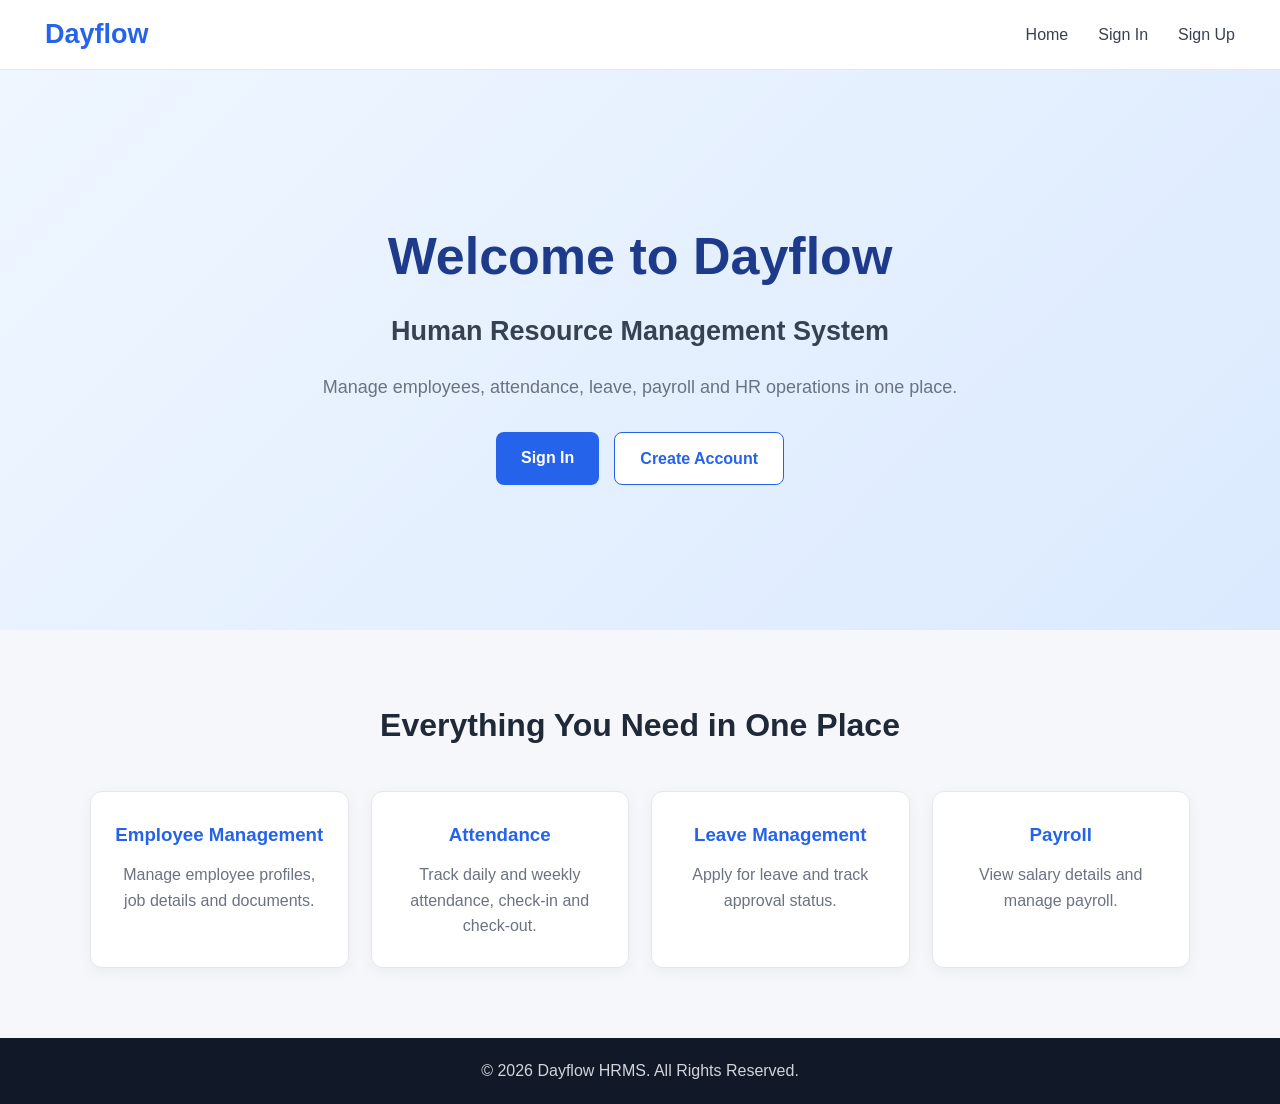
<file: index.html>
<!DOCTYPE html>
<html lang="en">
<head>
    <meta charset="UTF-8">
    <meta name="viewport" content="width=device-width, initial-scale=1.0">
    <title>Dayflow - HRMS</title>

    <link rel="stylesheet" href="style.css">
</head>

<body>

<header>

    <div class="logo">Dayflow</div>

    <nav>
        <a href="index.html">Home</a>
        <a href="signin.html">Sign In</a>
        <a href="signup.html">Sign Up</a>
    </nav>

</header>

<main>

    <section class="hero">

        <div class="hero-content">

            <h1>Welcome to Dayflow</h1>

            <h2>Human Resource Management System</h2>

            <p>
                Manage employees, attendance, leave,
                payroll and HR operations in one place.
            </p>

            <div class="hero-buttons">

                <a href="signin.html">Sign In</a>

                <a href="signup.html">Create Account</a>

            </div>

        </div>

    </section>


    <section class="features">

        <h2>Everything You Need in One Place</h2>

        <div class="feature-container">

            <div class="feature-card">
                <h3>Employee Management</h3>
                <p>
                    Manage employee profiles, job details
                    and documents.
                </p>
            </div>

            <div class="feature-card">
                <h3>Attendance</h3>
                <p>
                    Track daily and weekly attendance,
                    check-in and check-out.
                </p>
            </div>

            <div class="feature-card">
                <h3>Leave Management</h3>
                <p>
                    Apply for leave and track approval status.
                </p>
            </div>

            <div class="feature-card">
                <h3>Payroll</h3>
                <p>
                    View salary details and manage payroll.
                </p>
            </div>

        </div>

    </section>

</main>

<footer>
    <p>© 2026 Dayflow HRMS. All Rights Reserved.</p>
</footer>

<script src="script.js"></script>
</body>
</html>
</file>
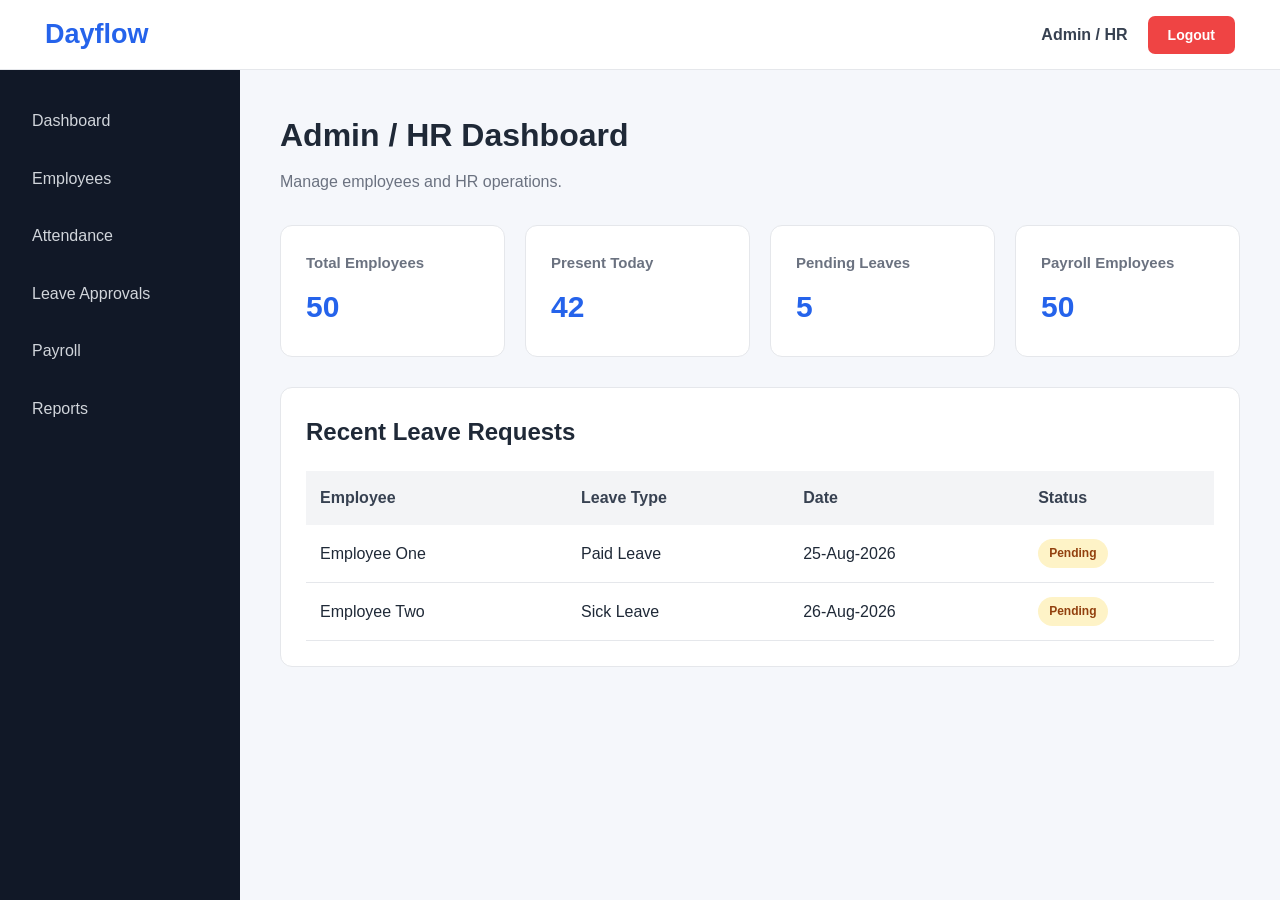
<file: admin.html>
<!DOCTYPE html>
<html lang="en">
<head>

    <meta charset="UTF-8">
    <meta name="viewport" content="width=device-width, initial-scale=1.0">

    <title>Dayflow - Admin Dashboard</title>

    <link rel="stylesheet" href="style.css">

</head>

<body>

<header>

    <div class="logo">Dayflow</div>

    <div class="header-user">

        <span>Admin / HR</span>

        <button id="logoutButton">
            Logout
        </button>

    </div>

</header>


<div class="admin-layout">

    <aside class="sidebar">

        <nav>

            <a href="admin.html">
                Dashboard
            </a>

            <a href="employees.html">
                Employees
            </a>

            <a href="admin-attendance.html">
                Attendance
            </a>

            <a href="leave-approval.html">
                Leave Approvals
            </a>

            <a href="admin-payroll.html">
                Payroll
            </a>

            <a href="reports.html">
                Reports
            </a>

        </nav>

    </aside>


    <main class="admin-content">

        <h1>Admin / HR Dashboard</h1>

        <p>
            Manage employees and HR operations.
        </p>


        <section class="admin-summary">

            <div class="admin-card">
                <h3>Total Employees</h3>
                <p>50</p>
            </div>

            <div class="admin-card">
                <h3>Present Today</h3>
                <p>42</p>
            </div>

            <div class="admin-card">
                <h3>Pending Leaves</h3>
                <p>5</p>
            </div>

            <div class="admin-card">
                <h3>Payroll Employees</h3>
                <p>50</p>
            </div>

        </section>


        <section class="recent-leaves">

            <h2>Recent Leave Requests</h2>

            <table>

                <thead>

                    <tr>
                        <th>Employee</th>
                        <th>Leave Type</th>
                        <th>Date</th>
                        <th>Status</th>
                    </tr>

                </thead>

                <tbody>

                    <tr>
                        <td>Employee One</td>
                        <td>Paid Leave</td>
                        <td>25-Aug-2026</td>
                        <td>
                            <span class="pending">
                                Pending
                            </span>
                        </td>
                    </tr>

                    <tr>
                        <td>Employee Two</td>
                        <td>Sick Leave</td>
                        <td>26-Aug-2026</td>
                        <td>
                            <span class="pending">
                                Pending
                            </span>
                        </td>
                    </tr>

                </tbody>

            </table>

        </section>

    </main>

</div>

<script src="script.js"></script>

</body>
</html>
</file>
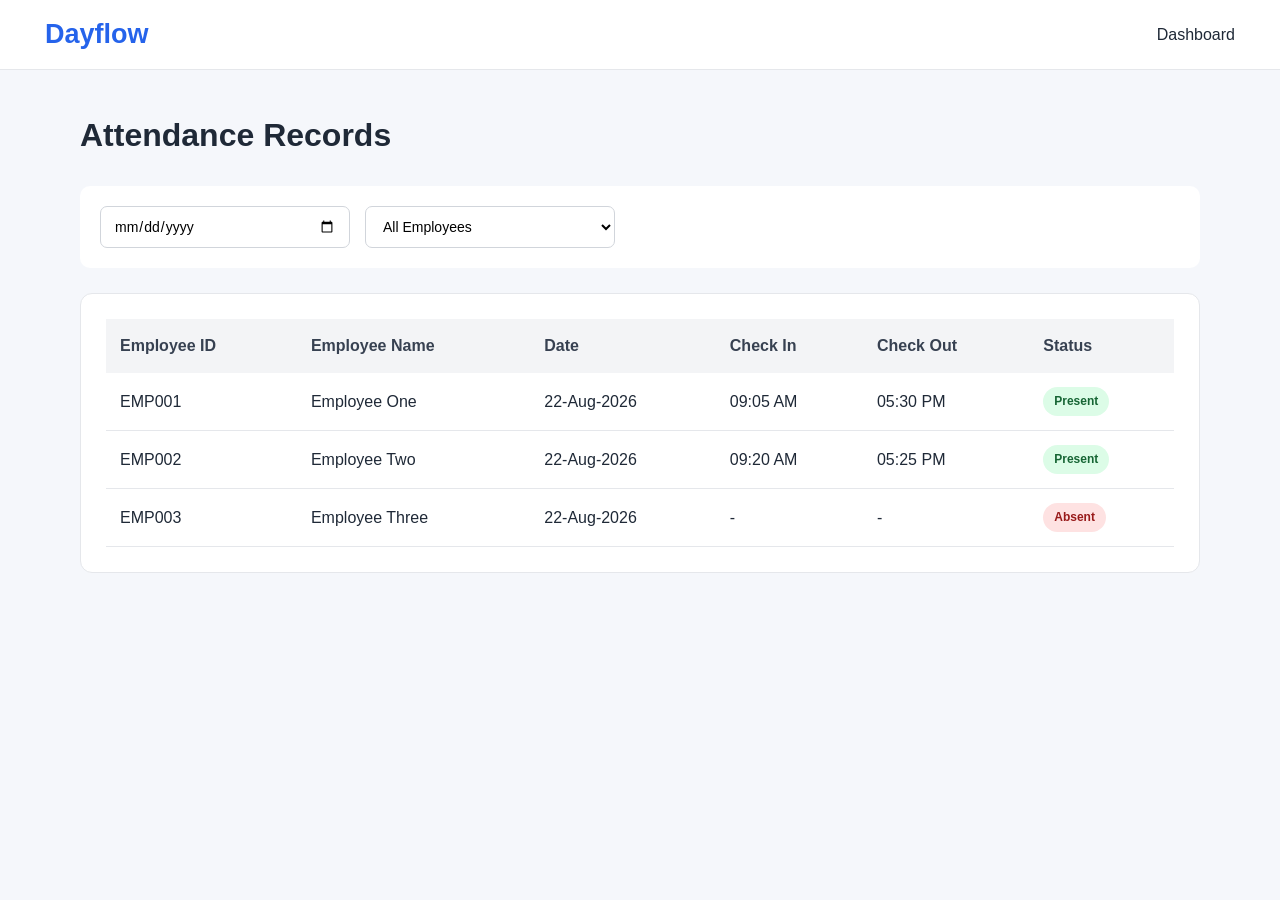
<file: admin_attendance.html>
<!DOCTYPE html>
<html lang="en">
<head>

    <meta charset="UTF-8">
    <meta name="viewport" content="width=device-width, initial-scale=1.0">

    <title>Dayflow - Admin Attendance</title>
    <link rel="stylesheet" href="style.css">
</head>

<body>

<header>

    <div class="logo">Dayflow</div>

    <a href="admin.html">
        Dashboard
    </a>

</header>


<main class="admin-attendance-page">

    <h1>Attendance Records</h1>


    <section class="filters">

        <input
            type="date"
            id="attendanceDate"
        >

        <select id="employeeFilter">

            <option value="">
                All Employees
            </option>

            <option value="EMP001">
                EMP001
            </option>

            <option value="EMP002">
                EMP002
            </option>

            <option value="EMP003">
                EMP003
            </option>

        </select>

    </section>


    <section class="attendance-table">

        <table>

            <thead>

                <tr>
                    <th>Employee ID</th>
                    <th>Employee Name</th>
                    <th>Date</th>
                    <th>Check In</th>
                    <th>Check Out</th>
                    <th>Status</th>
                </tr>

            </thead>

            <tbody>

                <tr>
                    <td>EMP001</td>
                    <td>Employee One</td>
                    <td>22-Aug-2026</td>
                    <td>09:05 AM</td>
                    <td>05:30 PM</td>
                    <td>
                        <span class="status present">
                            Present
                        </span>
                    </td>
                </tr>

                <tr>
                    <td>EMP002</td>
                    <td>Employee Two</td>
                    <td>22-Aug-2026</td>
                    <td>09:20 AM</td>
                    <td>05:25 PM</td>
                    <td>
                        <span class="status present">
                            Present
                        </span>
                    </td>
                </tr>

                <tr>
                    <td>EMP003</td>
                    <td>Employee Three</td>
                    <td>22-Aug-2026</td>
                    <td>-</td>
                    <td>-</td>
                    <td>
                        <span class="status absent">
                            Absent
                        </span>
                    </td>
                </tr>

            </tbody>

        </table>

    </section>

</main>

<script src="script.js"></script>
</body>
</html>
</file>
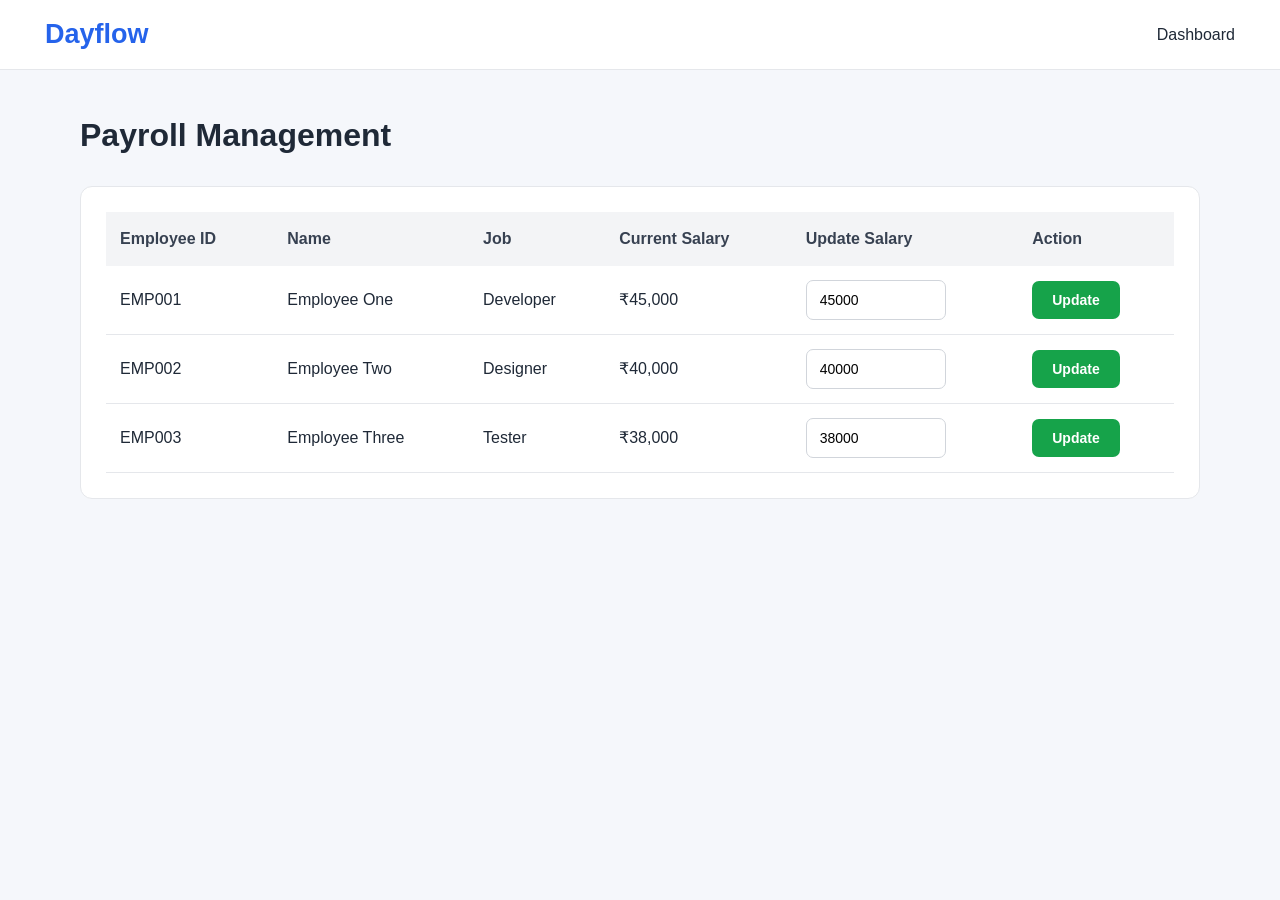
<file: admin_payroll.html>
<!DOCTYPE html>
<html lang="en">
<head>

    <meta charset="UTF-8">
    <meta name="viewport" content="width=device-width, initial-scale=1.0">

    <title>Dayflow - Admin Payroll</title>

    <link rel="stylesheet" href="style.css">

</head>

<body>

<header>

    <div class="logo">Dayflow</div>

    <a href="admin.html">
        Dashboard
    </a>

</header>


<main class="admin-payroll-page">

    <h1>Payroll Management</h1>


    <section class="payroll-table">

        <table>

            <thead>

                <tr>
                    <th>Employee ID</th>
                    <th>Name</th>
                    <th>Job</th>
                    <th>Current Salary</th>
                    <th>Update Salary</th>
                    <th>Action</th>
                </tr>

            </thead>


            <tbody>

                <tr>

                    <td>EMP001</td>
                    <td>Employee One</td>
                    <td>Developer</td>
                    <td>₹45,000</td>

                    <td>
                        <input
                            type="number"
                            value="45000"
                        >
                    </td>

                    <td>
                        <button class="updateSalary">
                            Update
                        </button>
                    </td>

                </tr>


                <tr>

                    <td>EMP002</td>
                    <td>Employee Two</td>
                    <td>Designer</td>
                    <td>₹40,000</td>

                    <td>
                        <input
                            type="number"
                            value="40000"
                        >
                    </td>

                    <td>
                        <button class="updateSalary">
                            Update
                        </button>
                    </td>

                </tr>


                <tr>

                    <td>EMP003</td>
                    <td>Employee Three</td>
                    <td>Tester</td>
                    <td>₹38,000</td>

                    <td>
                        <input
                            type="number"
                            value="38000"
                        >
                    </td>

                    <td>
                        <button class="updateSalary">
                            Update
                        </button>
                    </td>

                </tr>

            </tbody>

        </table>

    </section>

</main>

<script src="script.js"></script>

</body>
</html>
</file>
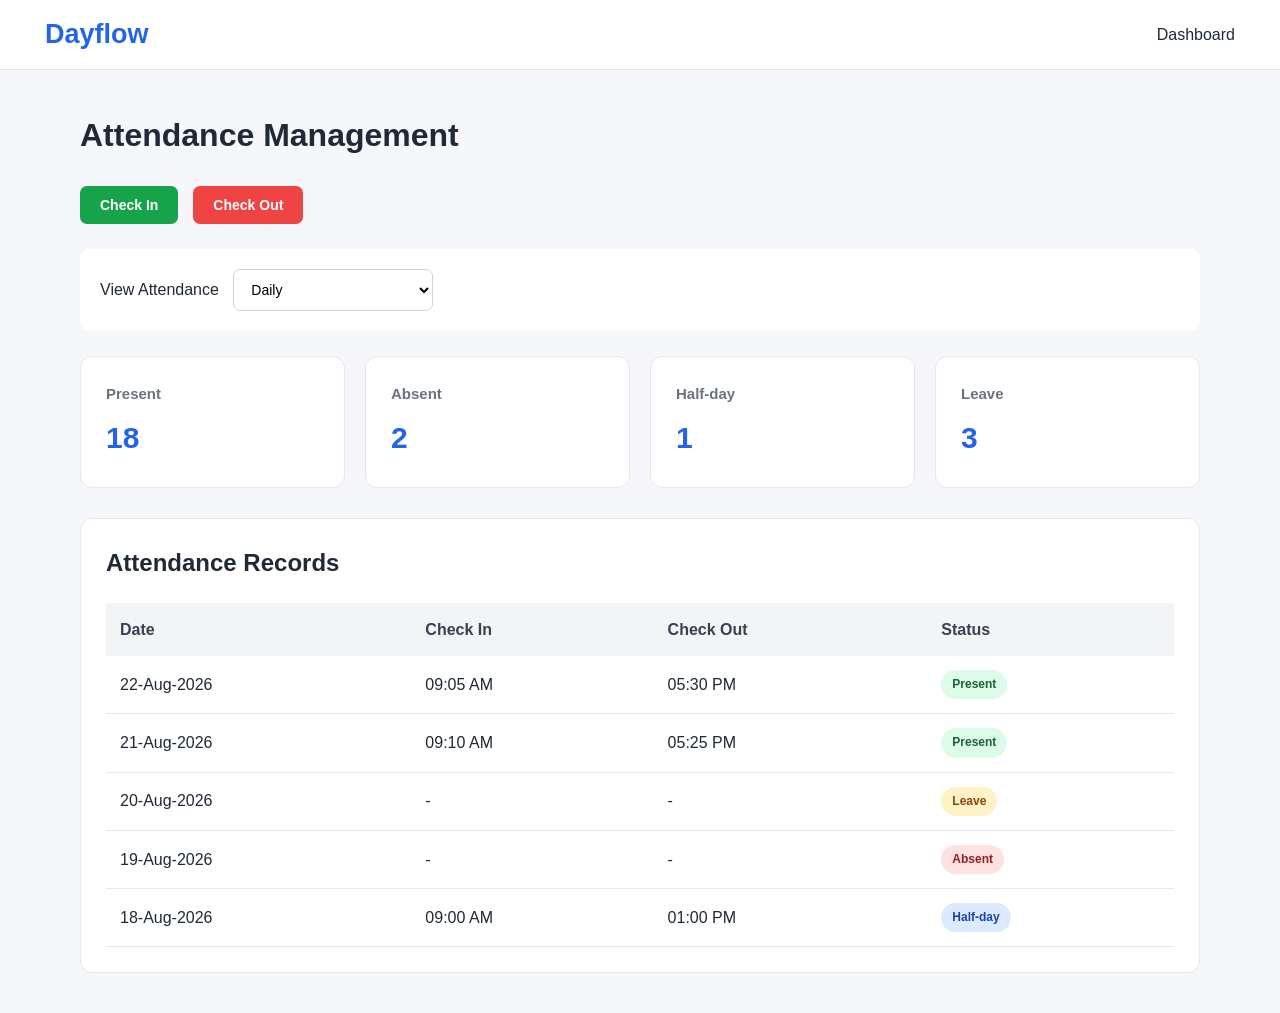
<file: attendance.html>
<!DOCTYPE html>
<html lang="en">
<head>

    <meta charset="UTF-8">
    <meta name="viewport" content="width=device-width, initial-scale=1.0">

    <title>Dayflow - Attendance</title>

<link rel="stylesheet" href="style.css">

</head>

<body>

<header>

    <div class="logo">Dayflow</div>

    <a href="emp.dashboard.html">
        Dashboard
    </a>

</header>


<main class="attendance-page">

    <h1>Attendance Management</h1>


    <section class="attendance-actions">

        <button id="checkInButton">
            Check In
        </button>

        <button id="checkOutButton">
            Check Out
        </button>

    </section>


    <section class="attendance-filter">

        <label for="attendanceView">
            View Attendance
        </label>

        <select id="attendanceView">

            <option value="daily">
                Daily
            </option>

            <option value="weekly">
                Weekly
            </option>

        </select>

    </section>


    <section class="attendance-summary">

        <div class="summary-card">
            <h3>Present</h3>
            <p>18</p>
        </div>

        <div class="summary-card">
            <h3>Absent</h3>
            <p>2</p>
        </div>

        <div class="summary-card">
            <h3>Half-day</h3>
            <p>1</p>
        </div>

        <div class="summary-card">
            <h3>Leave</h3>
            <p>3</p>
        </div>

    </section>


    <section class="attendance-table">

        <h2>Attendance Records</h2>

        <table>

            <thead>

                <tr>
                    <th>Date</th>
                    <th>Check In</th>
                    <th>Check Out</th>
                    <th>Status</th>
                </tr>

            </thead>

            <tbody>

                <tr>
                    <td>22-Aug-2026</td>
                    <td>09:05 AM</td>
                    <td>05:30 PM</td>
                    <td>
                        <span class="status present">
                            Present
                        </span>
                    </td>
                </tr>

                <tr>
                    <td>21-Aug-2026</td>
                    <td>09:10 AM</td>
                    <td>05:25 PM</td>
                    <td>
                        <span class="status present">
                            Present
                        </span>
                    </td>
                </tr>

                <tr>
                    <td>20-Aug-2026</td>
                    <td>-</td>
                    <td>-</td>
                    <td>
                        <span class="status leave">
                            Leave
                        </span>
                    </td>
                </tr>

                <tr>
                    <td>19-Aug-2026</td>
                    <td>-</td>
                    <td>-</td>
                    <td>
                        <span class="status absent">
                            Absent
                        </span>
                    </td>
                </tr>

                <tr>
                    <td>18-Aug-2026</td>
                    <td>09:00 AM</td>
                    <td>01:00 PM</td>
                    <td>
                        <span class="status half-day">
                            Half-day
                        </span>
                    </td>
                </tr>

            </tbody>

        </table>

    </section>

</main>

<script src="script.js"></script>
</body>
</html>
</file>
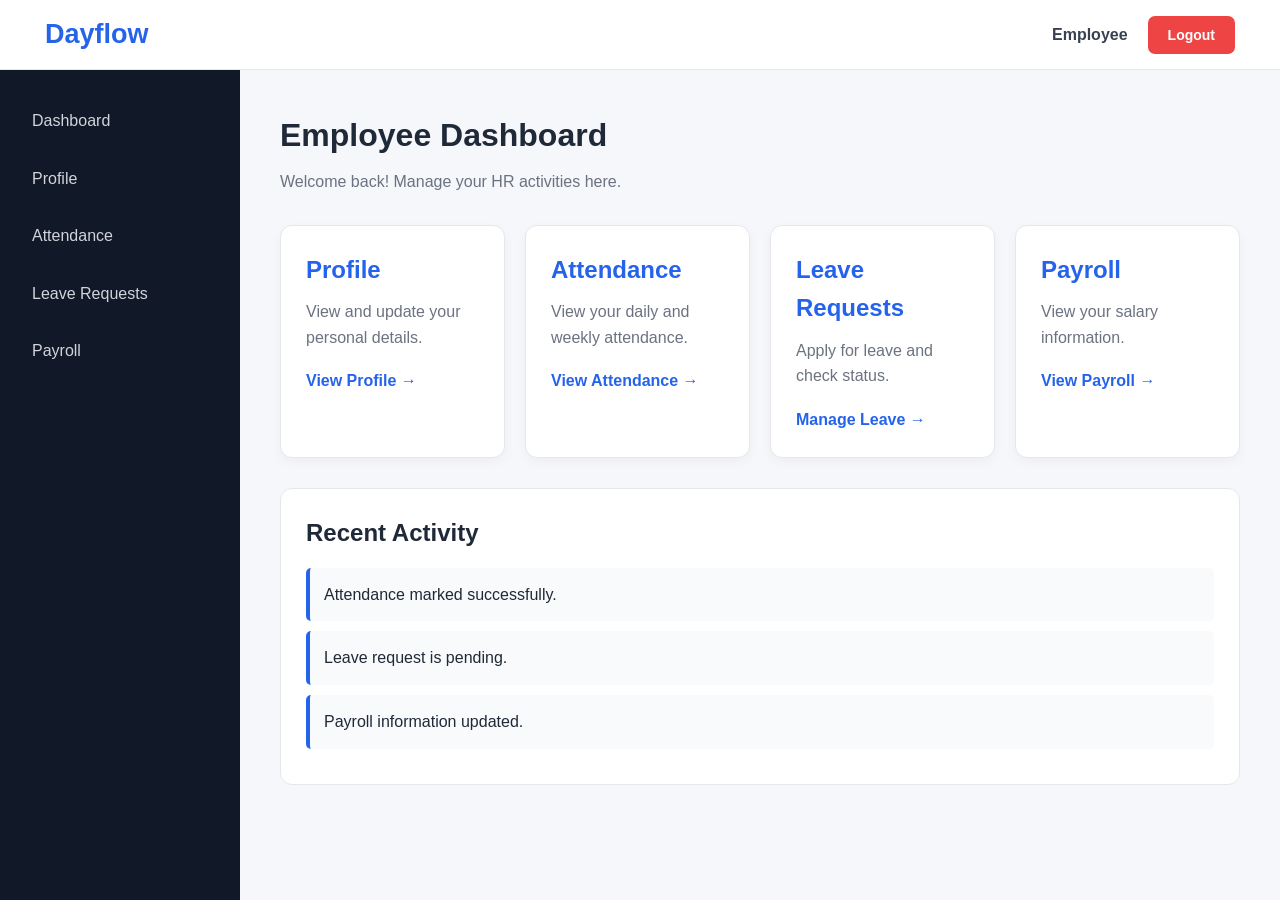
<file: emp.dashboard.html>
<!DOCTYPE html>
<html lang="en">
<head>
    <meta charset="UTF-8">
    <meta name="viewport" content="width=device-width, initial-scale=1.0">

    <title>Dayflow - Employee Dashboard</title>

    <link rel="stylesheet" href="style.css">
</head>

<body>

<header>

    <div class="logo">
        Dayflow
    </div>

    <div class="header-user">

        <span>Employee</span>

        <button id="logoutButton">
            Logout
        </button>

    </div>

</header>


<div class="dashboard-layout">

    <aside class="sidebar">

        <nav>

            <a href="emp.dashboard.html">
                Dashboard
            </a>

            <a href="profile.html">
                Profile
            </a>

            <a href="attendance.html">
                Attendance
            </a>

            <a href="leave.html">
                Leave Requests
            </a>

            <a href="payroll.html">
                Payroll
            </a>

        </nav>

    </aside>


    <main class="main-content">

        <h1>Employee Dashboard</h1>

        <p>
            Welcome back! Manage your HR activities here.
        </p>


        <section class="quick-access">

            <div class="dashboard-card">

                <h2>Profile</h2>

                <p>
                    View and update your personal details.
                </p>

                <a href="profile.html">
                    View Profile →
                </a>

            </div>


            <div class="dashboard-card">

                <h2>Attendance</h2>

                <p>
                    View your daily and weekly attendance.
                </p>

                <a href="attendance.html">
                    View Attendance →
                </a>

            </div>


            <div class="dashboard-card">

                <h2>Leave Requests</h2>

                <p>
                    Apply for leave and check status.
                </p>

                <a href="leave.html">
                    Manage Leave →
                </a>

            </div>


            <div class="dashboard-card">

                <h2>Payroll</h2>

                <p>
                    View your salary information.
                </p>

                <a href="payroll.html">
                    View Payroll →
                </a>

            </div>

        </section>


        <section class="recent-activity">

            <h2>Recent Activity</h2>

            <div class="activity-item">
                Attendance marked successfully.
            </div>

            <div class="activity-item">
                Leave request is pending.
            </div>

            <div class="activity-item">
                Payroll information updated.
            </div>

        </section>

    </main>

</div>

<script src="script.js"></script>

</body>
</html>
</file>
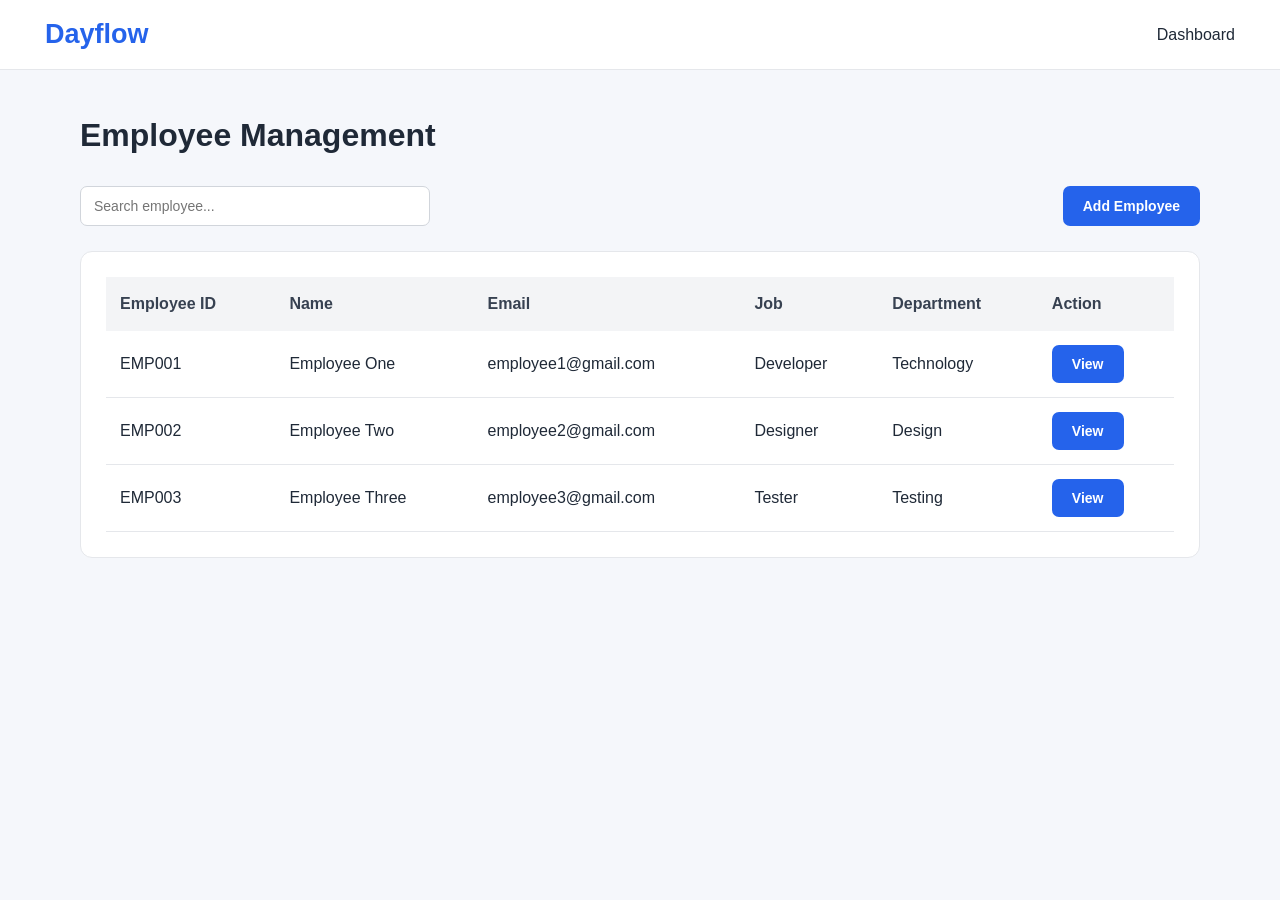
<file: employees.html>
<!DOCTYPE html>
<html lang="en">
<head>

    <meta charset="UTF-8">
    <meta name="viewport" content="width=device-width, initial-scale=1.0">

    <title>Dayflow - Employees</title>

    <link rel="stylesheet" href="style.css">

</head>

<body>

<header>

    <div class="logo">Dayflow</div>

    <a href="admin.html">
        Dashboard
    </a>

</header>


<main class="employees-page">

    <h1>Employee Management</h1>


    <section class="employee-controls">

        <input
            type="search"
            id="employeeSearch"
            placeholder="Search employee..."
        >

        <button id="addEmployeeButton">
            Add Employee
        </button>

    </section>


    <section class="employee-table">

        <table>

            <thead>

                <tr>
                    <th>Employee ID</th>
                    <th>Name</th>
                    <th>Email</th>
                    <th>Job</th>
                    <th>Department</th>
                    <th>Action</th>
                </tr>

            </thead>

            <tbody id="employeeTableBody">

                <tr>

                    <td>EMP001</td>
                    <td>Employee One</td>
                    <td>employee1@gmail.com</td>
                    <td>Developer</td>
                    <td>Technology</td>

                    <td>
                        <button class="viewEmployee">
                            View
                        </button>
                    </td>

                </tr>


                <tr>

                    <td>EMP002</td>
                    <td>Employee Two</td>
                    <td>employee2@gmail.com</td>
                    <td>Designer</td>
                    <td>Design</td>

                    <td>
                        <button class="viewEmployee">
                            View
                        </button>
                    </td>

                </tr>


                <tr>

                    <td>EMP003</td>
                    <td>Employee Three</td>
                    <td>employee3@gmail.com</td>
                    <td>Tester</td>
                    <td>Testing</td>

                    <td>
                        <button class="viewEmployee">
                            View
                        </button>
                    </td>

                </tr>

            </tbody>

        </table>

    </section>

</main>

<script src="script.js"></script>

</body>
</html>
</file>
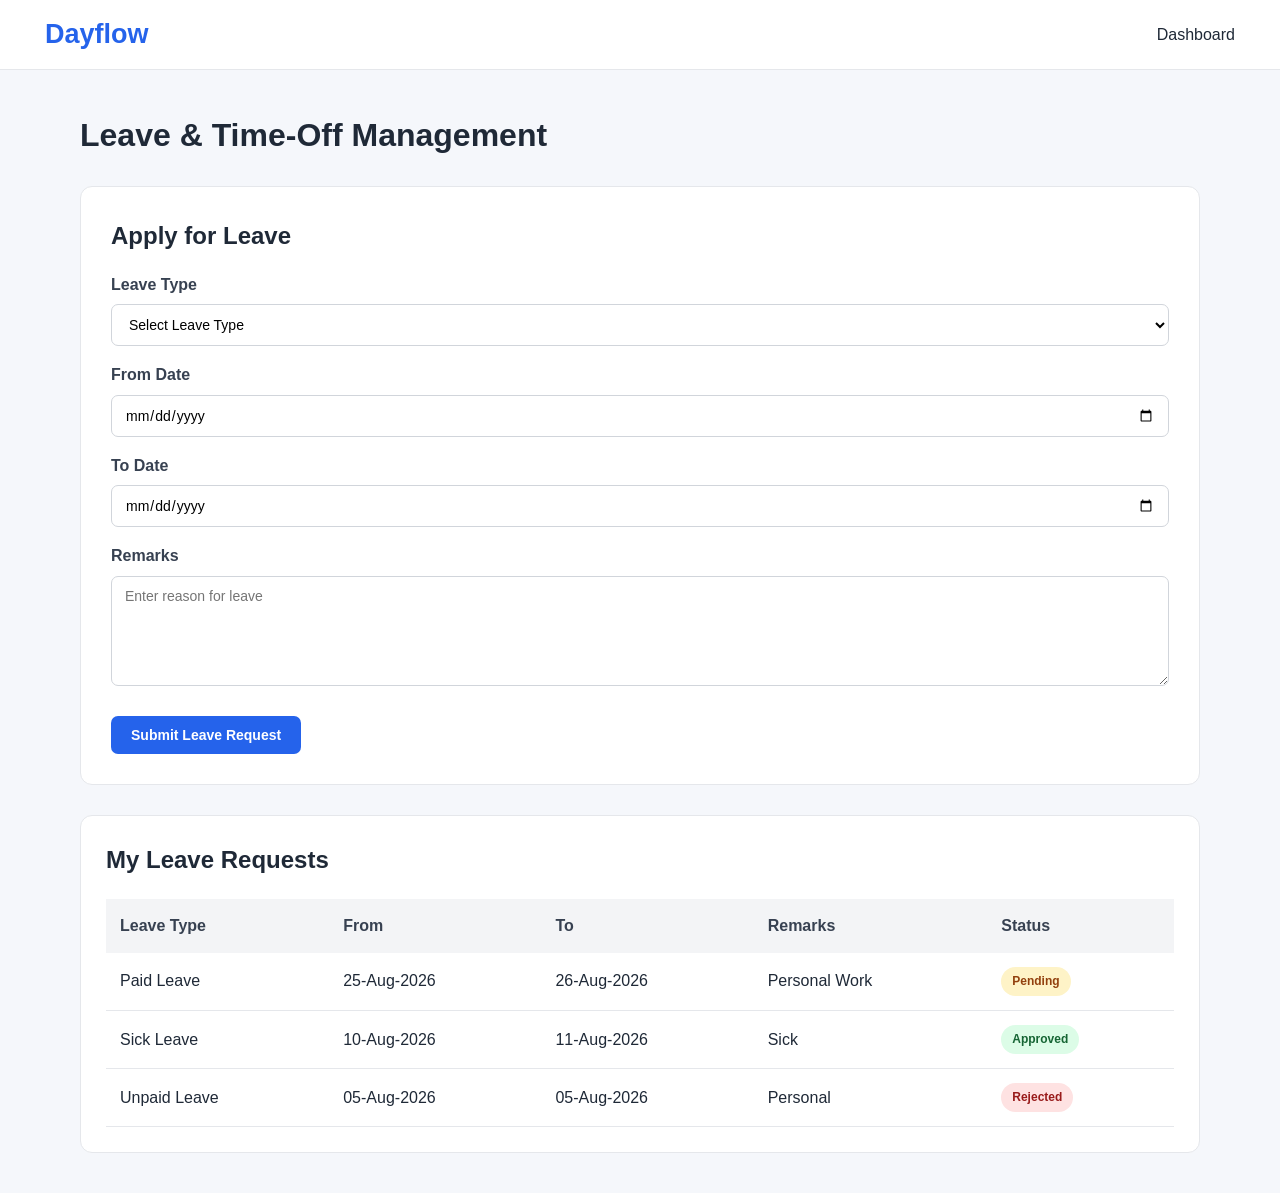
<file: leave.html>
<!DOCTYPE html>
<html lang="en">
<head>

    <meta charset="UTF-8">
    <meta name="viewport" content="width=device-width, initial-scale=1.0">

    <title>Dayflow - Leave Management</title>

    <link rel="stylesheet" href="style.css">

</head>

<body>

<header>

    <div class="logo">Dayflow</div>

    <a href="emp.dashboard.html">
        Dashboard
    </a>

</header>


<main class="leave-page">

    <h1>Leave & Time-Off Management</h1>


    <section class="leave-form">

        <h2>Apply for Leave</h2>

        <form id="leaveForm">

            <label for="leaveType">
                Leave Type
            </label>

            <select id="leaveType" required>

                <option value="">
                    Select Leave Type
                </option>

                <option value="paid">
                    Paid Leave
                </option>

                <option value="sick">
                    Sick Leave
                </option>

                <option value="unpaid">
                    Unpaid Leave
                </option>

            </select>


            <label for="fromDate">
                From Date
            </label>

            <input
                type="date"
                id="fromDate"
                required
            >


            <label for="toDate">
                To Date
            </label>

            <input
                type="date"
                id="toDate"
                required
            >


            <label for="remarks">
                Remarks
            </label>

            <textarea
                id="remarks"
                placeholder="Enter reason for leave"
                required
            ></textarea>


            <button type="submit">
                Submit Leave Request
            </button>

        </form>

    </section>


    <section class="leave-requests">

        <h2>My Leave Requests</h2>

        <table>

            <thead>

                <tr>
                    <th>Leave Type</th>
                    <th>From</th>
                    <th>To</th>
                    <th>Remarks</th>
                    <th>Status</th>
                </tr>

            </thead>

            <tbody>

                <tr>

                    <td>Paid Leave</td>
                    <td>25-Aug-2026</td>
                    <td>26-Aug-2026</td>
                    <td>Personal Work</td>

                    <td>
                        <span class="pending">
                            Pending
                        </span>
                    </td>

                </tr>

                <tr>

                    <td>Sick Leave</td>
                    <td>10-Aug-2026</td>
                    <td>11-Aug-2026</td>
                    <td>Sick</td>

                    <td>
                        <span class="approved">
                            Approved
                        </span>
                    </td>

                </tr>

                <tr>

                    <td>Unpaid Leave</td>
                    <td>05-Aug-2026</td>
                    <td>05-Aug-2026</td>
                    <td>Personal</td>

                    <td>
                        <span class="rejected">
                            Rejected
                        </span>
                    </td>

                </tr>

            </tbody>

        </table>

    </section>

</main>

<script src="script.js"></script>

</body>
</html>
</file>
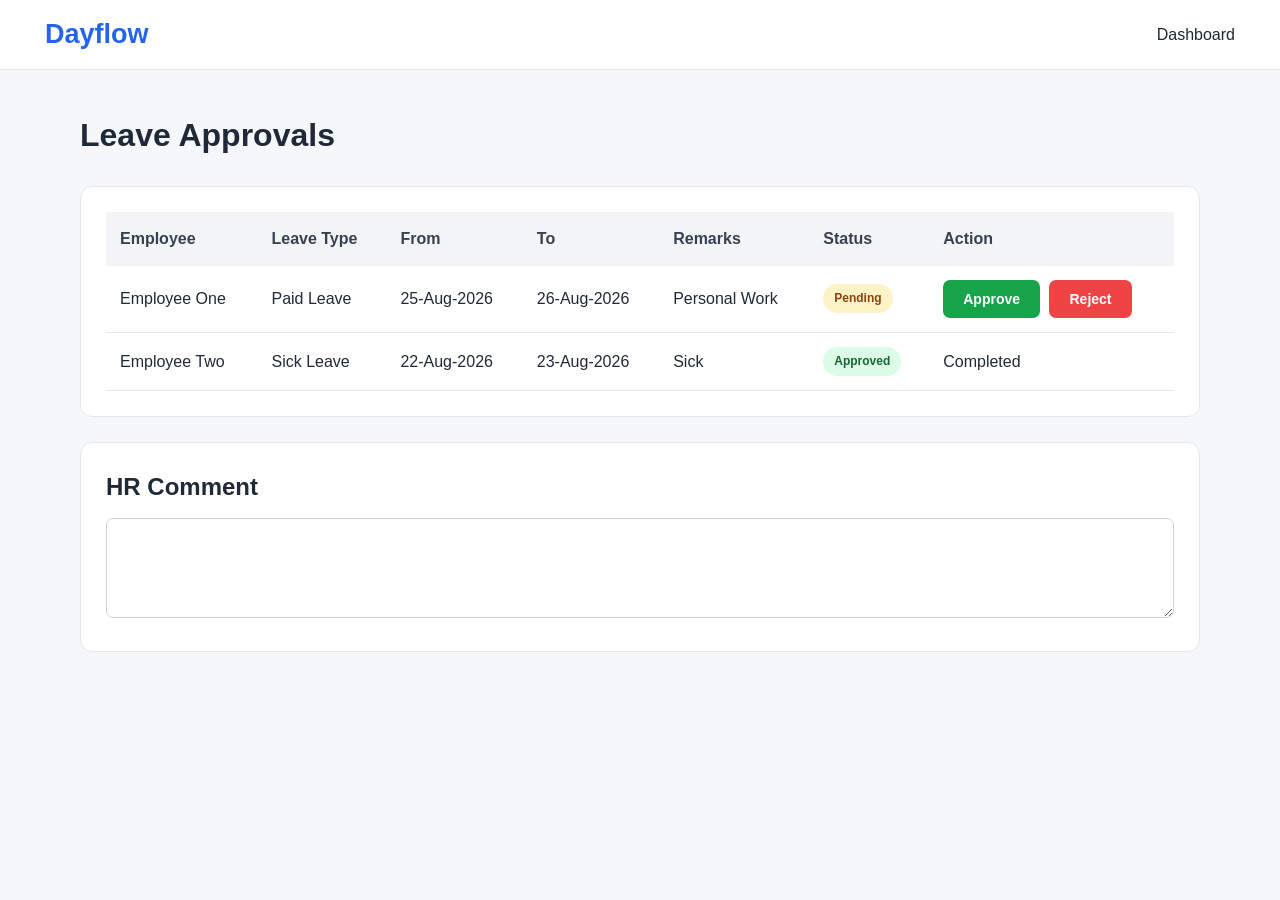
<file: leave_approval.html>
<!DOCTYPE html>
<html lang="en">
<head>

    <meta charset="UTF-8">
    <meta name="viewport" content="width=device-width, initial-scale=1.0">

    <title>Dayflow - Leave Approvals</title>

    <link rel="stylesheet" href="style.css">
</head>

<body>

<header>

    <div class="logo">Dayflow</div>

    <a href="admin.html">
        Dashboard
    </a>

</header>


<main class="approval-page">

    <h1>Leave Approvals</h1>


    <section class="approval-table">

        <table>

            <thead>

                <tr>
                    <th>Employee</th>
                    <th>Leave Type</th>
                    <th>From</th>
                    <th>To</th>
                    <th>Remarks</th>
                    <th>Status</th>
                    <th>Action</th>
                </tr>

            </thead>

            <tbody>

                <tr>

                    <td>Employee One</td>
                    <td>Paid Leave</td>
                    <td>25-Aug-2026</td>
                    <td>26-Aug-2026</td>
                    <td>Personal Work</td>

                    <td>
                        <span class="pending">
                            Pending
                        </span>
                    </td>

                    <td>

                        <button class="approve">
                            Approve
                        </button>

                        <button class="reject">
                            Reject
                        </button>

                    </td>

                </tr>


                <tr>

                    <td>Employee Two</td>
                    <td>Sick Leave</td>
                    <td>22-Aug-2026</td>
                    <td>23-Aug-2026</td>
                    <td>Sick</td>

                    <td>
                        <span class="approved">
                            Approved
                        </span>
                    </td>

                    <td>
                        Completed
                    </td>

                </tr>

            </tbody>

        </table>

    </section>


    <section class="comment-box">

        <h2>HR Comment</h2>

        <textarea
            id="approvalComment"
            placeholder="Add comment">
        </textarea>

    </section>

</main>

<script src="script.js"></script>

</body>
</html>
</file>
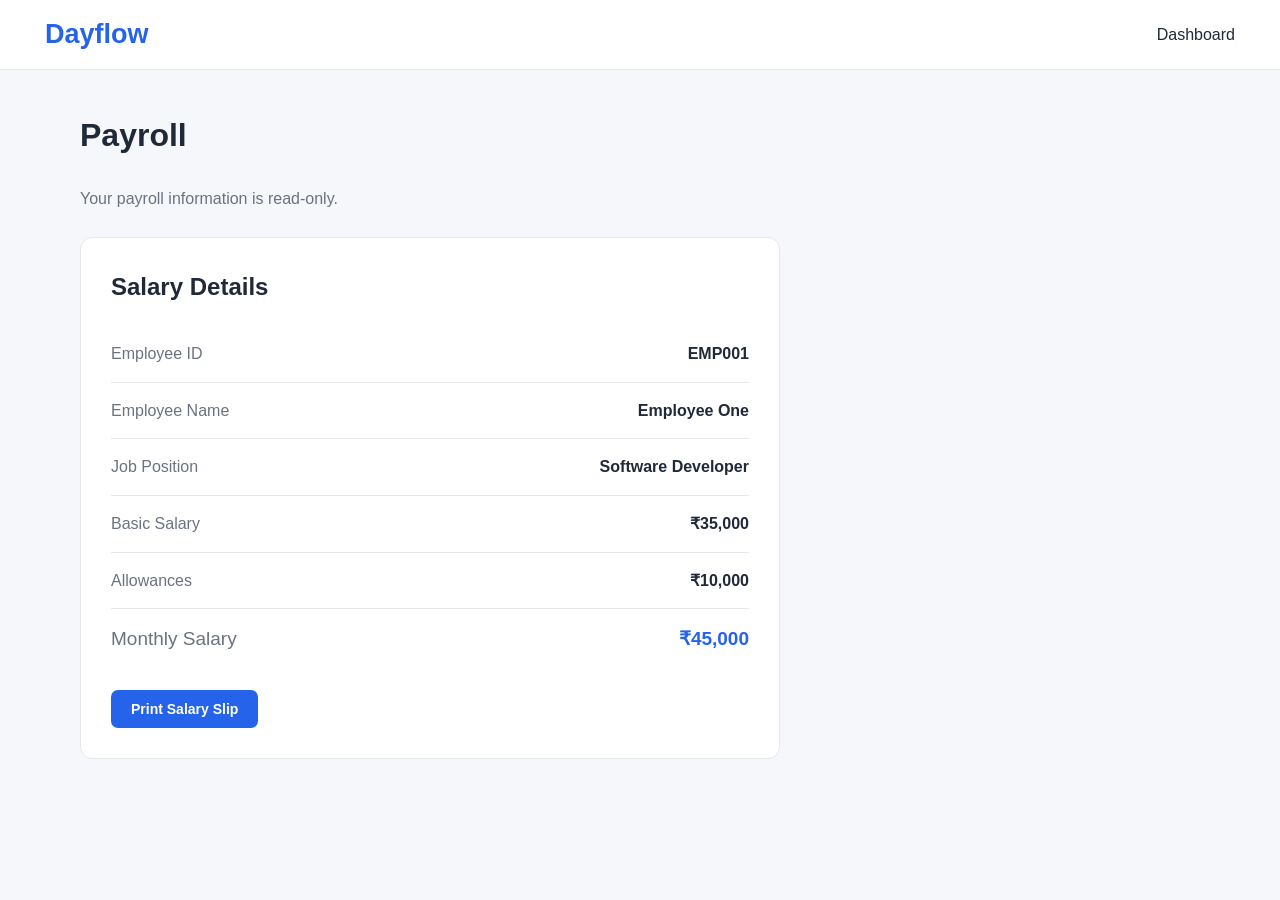
<file: payroll.html>
<!DOCTYPE html>
<html lang="en">
<head>

    <meta charset="UTF-8">
    <meta name="viewport" content="width=device-width, initial-scale=1.0">

    <title>Dayflow - Payroll</title>

    <link rel="stylesheet" href="style.css">

</head>

<body>

<header>

    <div class="logo">Dayflow</div>

    <a href="emp.dashboard.html">
        Dashboard
    </a>

</header>


<main class="payroll-page">

    <h1>Payroll</h1>

    <p>
        Your payroll information is read-only.
    </p>


    <section class="salary-card">

        <h2>Salary Details</h2>


        <div class="salary-row">
            <span>Employee ID</span>
            <strong>EMP001</strong>
        </div>


        <div class="salary-row">
            <span>Employee Name</span>
            <strong>Employee One</strong>
        </div>


        <div class="salary-row">
            <span>Job Position</span>
            <strong>Software Developer</strong>
        </div>


        <div class="salary-row">
            <span>Basic Salary</span>
            <strong>₹35,000</strong>
        </div>


        <div class="salary-row">
            <span>Allowances</span>
            <strong>₹10,000</strong>
        </div>


        <div class="salary-row total">
            <span>Monthly Salary</span>
            <strong>₹45,000</strong>
        </div>


        <button id="printSalary">
            Print Salary Slip
        </button>

    </section>

</main>

<script src="script.js"></script>

</body>
</html>
</file>
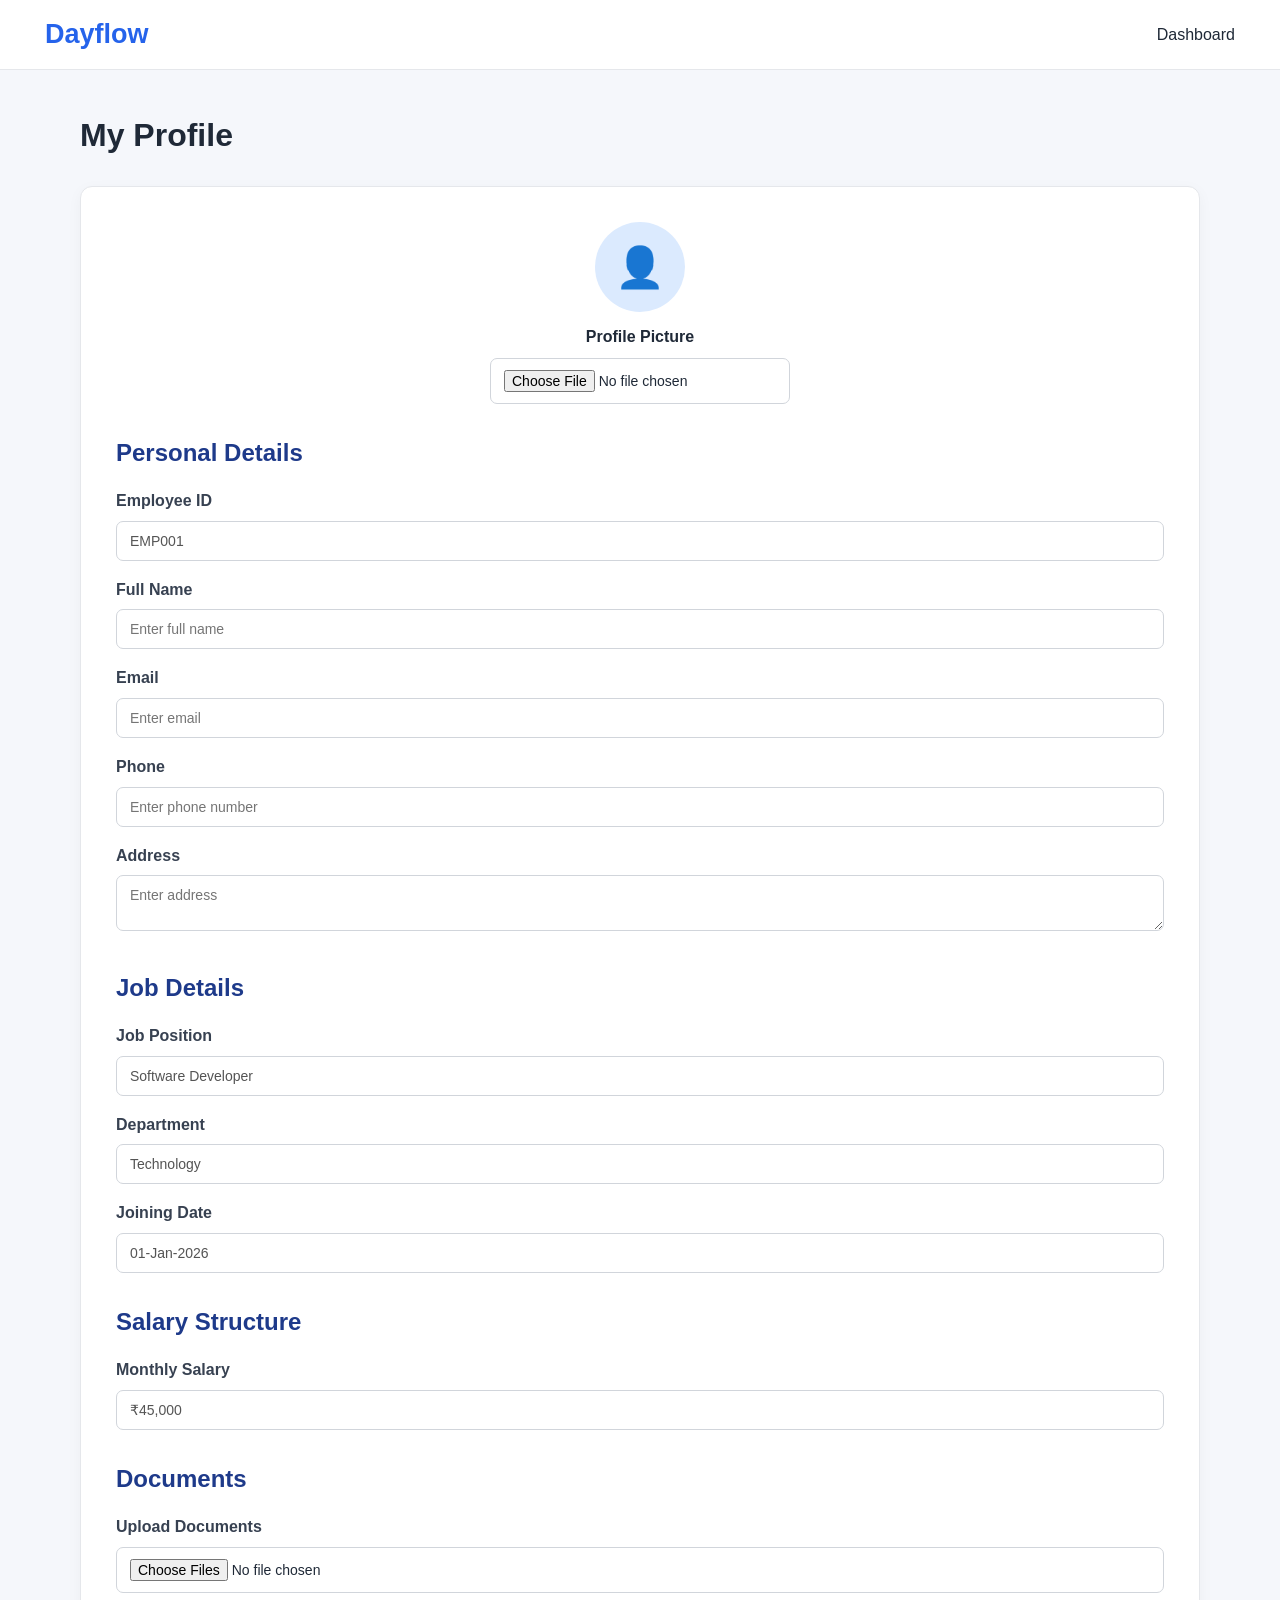
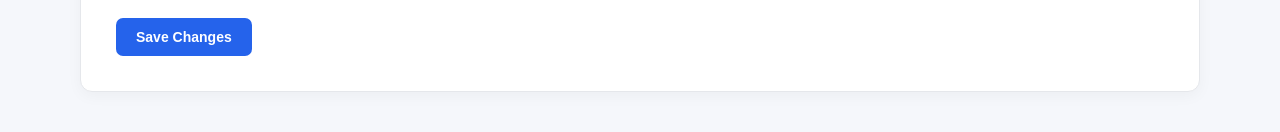
<file: profile.html>
<!DOCTYPE html>
<html lang="en">
<head>

    <meta charset="UTF-8">
    <meta name="viewport" content="width=device-width, initial-scale=1.0">

    <title>Dayflow - Profile</title>

    <link rel="stylesheet" href="style.css">

</head>

<body>

<header>

    <div class="logo">Dayflow</div>

    <a href="emp.dashboard.html">
        Dashboard
    </a>

</header>


<main class="profile-page">

    <h1>My Profile</h1>


    <section class="profile-card">

        <div class="profile-picture">

            <div class="avatar">
                👤
            </div>

            <label for="profilePicture">
                Profile Picture
            </label>

            <input
                type="file"
                id="profilePicture"
                accept="image/*"
            >

        </div>


        <form id="profileForm">

            <h2>Personal Details</h2>


            <label for="profileEmployeeId">
                Employee ID
            </label>

            <input
                type="text"
                id="profileEmployeeId"
                value="EMP001"
                disabled
            >


            <label for="profileName">
                Full Name
            </label>

            <input
                type="text"
                id="profileName"
                placeholder="Enter full name"
            >


            <label for="profileEmail">
                Email
            </label>

            <input
                type="email"
                id="profileEmail"
                placeholder="Enter email"
            >


            <label for="phone">
                Phone
            </label>

            <input
                type="tel"
                id="phone"
                placeholder="Enter phone number"
            >


            <label for="address">
                Address
            </label>

            <textarea
                id="address"
                placeholder="Enter address"
            ></textarea>


            <h2>Job Details</h2>


            <label for="position">
                Job Position
            </label>

            <input
                type="text"
                id="position"
                value="Software Developer"
                disabled
            >


            <label for="department">
                Department
            </label>

            <input
                type="text"
                id="department"
                value="Technology"
                disabled
            >


            <label for="joiningDate">
                Joining Date
            </label>

            <input
                type="text"
                id="joiningDate"
                value="01-Jan-2026"
                disabled
            >


            <h2>Salary Structure</h2>


            <label for="salary">
                Monthly Salary
            </label>

            <input
                type="text"
                id="salary"
                value="₹45,000"
                disabled
            >


            <h2>Documents</h2>


            <label for="documents">
                Upload Documents
            </label>

            <input
                type="file"
                id="documents"
                multiple
            >


            <button type="submit">
                Save Changes
            </button>

        </form>

    </section>

</main>

<script src="script.js"></script>

</body>
</html>
</file>
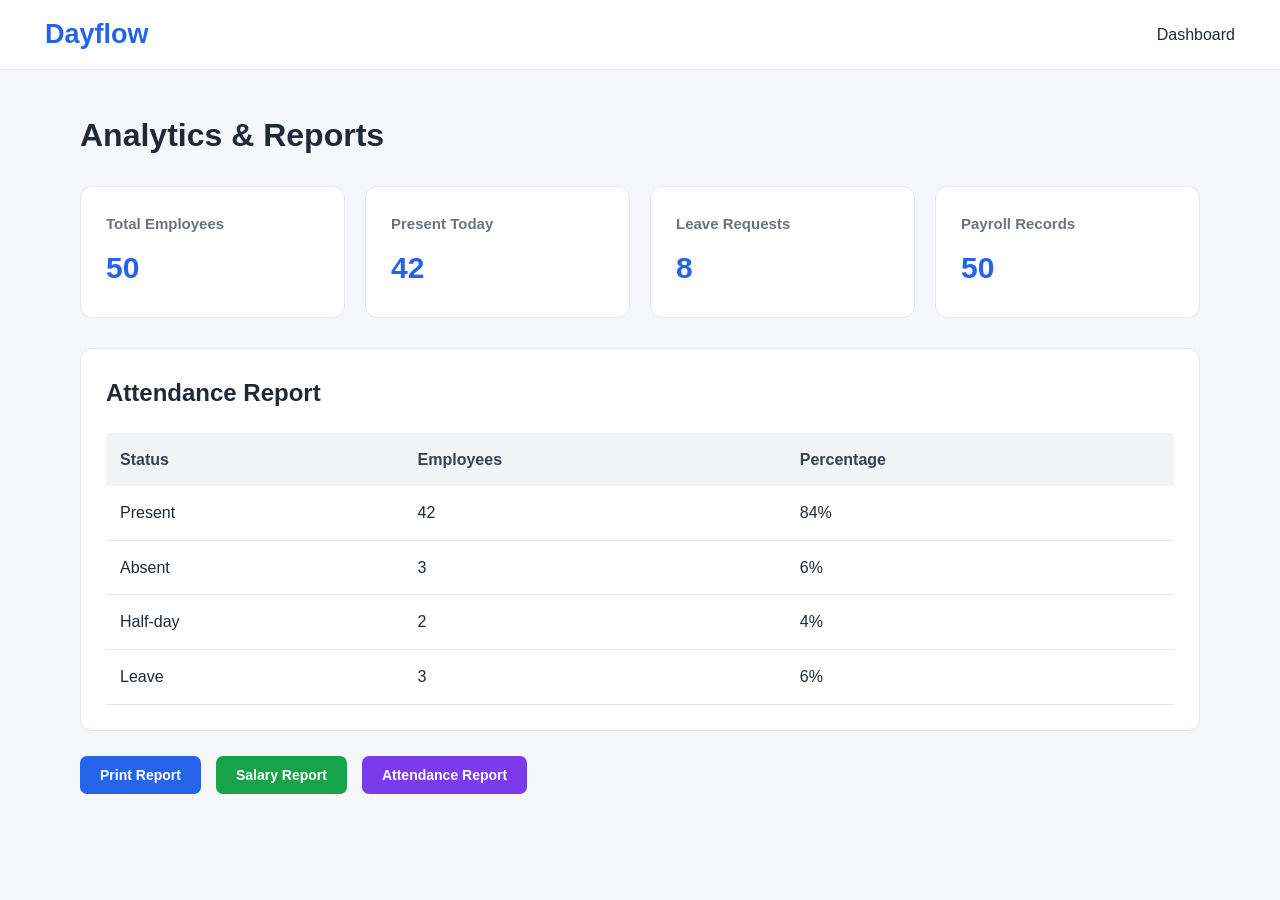
<file: reports.html>
<!DOCTYPE html>
<html lang="en">
<head>

    <meta charset="UTF-8">
    <meta name="viewport" content="width=device-width, initial-scale=1.0">

    <title>Dayflow - Reports</title>

    <link rel="stylesheet" href="style.css">

</head>

<body>

<header>

    <div class="logo">Dayflow</div>

    <a href="admin.html">
        Dashboard
    </a>

</header>


<main class="reports-page">

    <h1>Analytics & Reports</h1>


    <section class="report-summary">

        <div class="report-card">

            <h3>Total Employees</h3>

            <p>50</p>

        </div>


        <div class="report-card">

            <h3>Present Today</h3>

            <p>42</p>

        </div>


        <div class="report-card">

            <h3>Leave Requests</h3>

            <p>8</p>

        </div>


        <div class="report-card">

            <h3>Payroll Records</h3>

            <p>50</p>

        </div>

    </section>


    <section class="attendance-report">

        <h2>Attendance Report</h2>

        <table>

            <thead>

                <tr>
                    <th>Status</th>
                    <th>Employees</th>
                    <th>Percentage</th>
                </tr>

            </thead>

            <tbody>

                <tr>
                    <td>Present</td>
                    <td>42</td>
                    <td>84%</td>
                </tr>

                <tr>
                    <td>Absent</td>
                    <td>3</td>
                    <td>6%</td>
                </tr>

                <tr>
                    <td>Half-day</td>
                    <td>2</td>
                    <td>4%</td>
                </tr>

                <tr>
                    <td>Leave</td>
                    <td>3</td>
                    <td>6%</td>
                </tr>

            </tbody>

        </table>

    </section>


    <section class="report-actions">

        <button id="printReport">
            Print Report
        </button>

        <button id="salaryReport">
            Salary Report
        </button>

        <button id="attendanceReport">
            Attendance Report
        </button>

    </section>

</main>

<script src="script.js"></script>

</body>
</html>
</file>
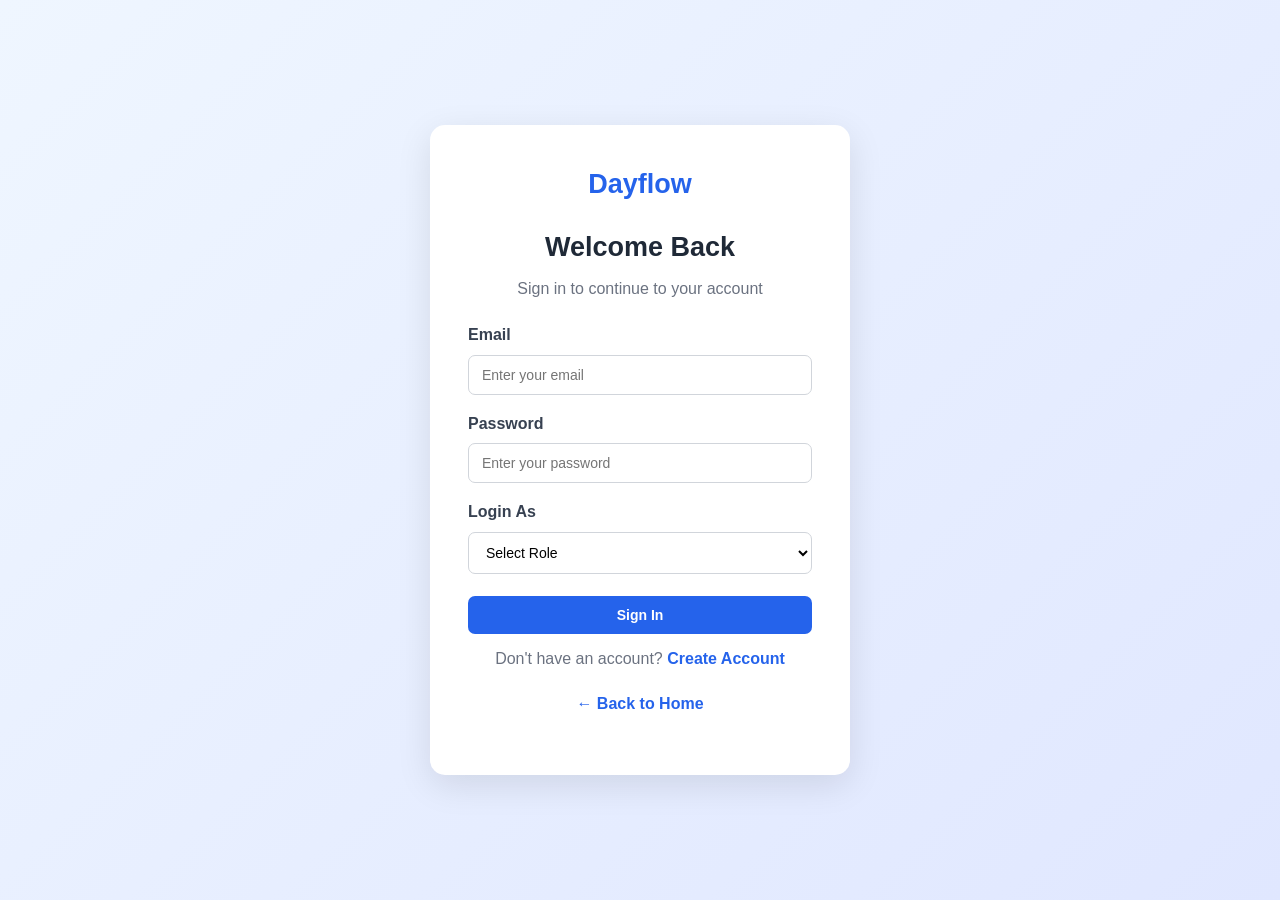
<file: signin.html>
<!DOCTYPE html>
<html lang="en">
<head>
    <meta charset="UTF-8">
    <meta name="viewport" content="width=device-width, initial-scale=1.0">
    <title>Dayflow - Sign In</title>

    <link rel="stylesheet" href="style.css">
</head>

<body>

<div class="login-container">

    <div class="login-box">

        <div class="logo">
            Dayflow
        </div>

        <h2>Welcome Back</h2>

        <p>Sign in to continue to your account</p>

        <form id="loginForm">

            <label for="email">Email</label>

            <input
                type="email"
                id="email"
                placeholder="Enter your email"
                required
            >

            <label for="password">Password</label>

            <input
                type="password"
                id="password"
                placeholder="Enter your password"
                required
            >

            <label for="role">Login As</label>

            <select id="role" required>

                <option value="">Select Role</option>

                <option value="employee">
                    Employee
                </option>

                <option value="admin">
                    Admin / HR
                </option>

            </select>

            <button type="submit">
                Sign In
            </button>

            <p id="loginMessage"></p>

        </form>

        <p>
            Don't have an account?
            <a href="signup.html">Create Account</a>
        </p>

        <p>
            <a href="index.html">← Back to Home</a>
        </p>

    </div>

</div>

<script src="script.js"></script>
</body>
</html>
</file>
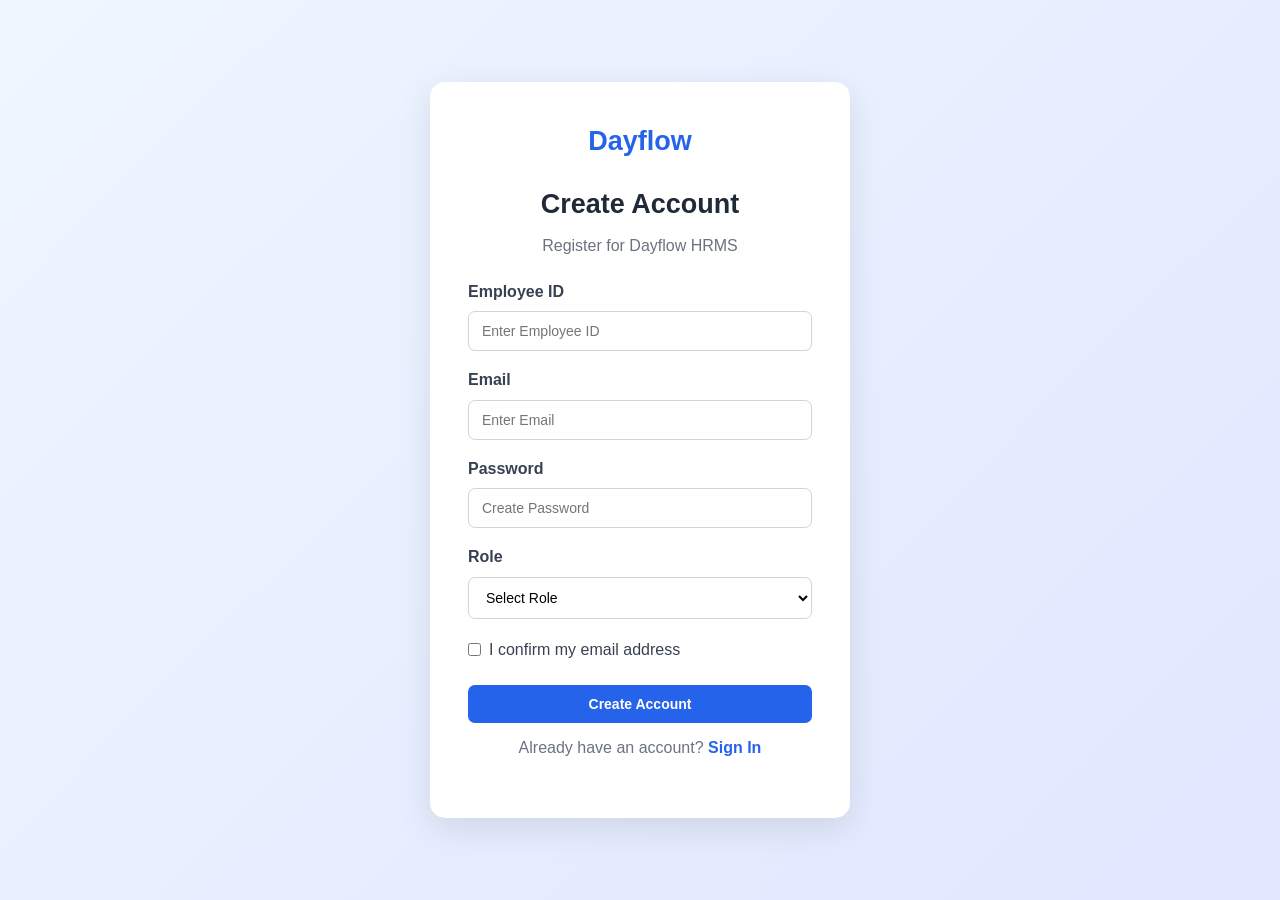
<file: signup.html>
<!DOCTYPE html>
<html lang="en">
<head>
    <meta charset="UTF-8">
    <meta name="viewport" content="width=device-width, initial-scale=1.0">
    <title>Dayflow - Sign Up</title>

    <link rel="stylesheet" href="style.css">
</head>

<body>

<div class="signup-container">

    <div class="signup-box">

        <div class="logo">
            Dayflow
        </div>

        <h2>Create Account</h2>

        <p>Register for Dayflow HRMS</p>

        <form id="signupForm">

            <label for="employeeId">
                Employee ID
            </label>

            <input
                type="text"
                id="employeeId"
                placeholder="Enter Employee ID"
                required
            >

            <label for="signupEmail">
                Email
            </label>

            <input
                type="email"
                id="signupEmail"
                placeholder="Enter Email"
                required
            >

            <label for="signupPassword">
                Password
            </label>

            <input
                type="password"
                id="signupPassword"
                placeholder="Create Password"
                required
            >

            <label for="signupRole">
                Role
            </label>

            <select id="signupRole" required>

                <option value="">
                    Select Role
                </option>

                <option value="employee">
                    Employee
                </option>

                <option value="hr">
                    HR Officer
                </option>

            </select>

            <div class="verification">

                <input
                    type="checkbox"
                    id="emailVerification"
                    required
                >

                <label for="emailVerification">
                    I confirm my email address
                </label>

            </div>

            <button type="submit">
                Create Account
            </button>

            <p id="signupMessage"></p>

        </form>

        <p>
            Already have an account?
            <a href="signin.html">Sign In</a>
        </p>

    </div>

</div>

<script src="script.js"></script>

</body>
</html>
</file>
<file: style.css>
/* =====================================================
   DAYFLOW HRMS - MAIN STYLESHEET
   ===================================================== */

* {
    margin: 0;
    padding: 0;
    box-sizing: border-box;
}

body {
    font-family: Arial, Helvetica, sans-serif;
    background: #f5f7fb;
    color: #1f2937;
    line-height: 1.6;
}

a {
    text-decoration: none;
    color: inherit;
}

button,
input,
select,
textarea {
    font-family: inherit;
}

/* =====================================================
   HEADER
   ===================================================== */

header {
    height: 70px;
    background: #ffffff;
    display: flex;
    align-items: center;
    justify-content: space-between;
    padding: 0 45px;
    border-bottom: 1px solid #e5e7eb;
    position: sticky;
    top: 0;
    z-index: 1000;
}

.logo {
    font-size: 27px;
    font-weight: 700;
    color: #2563eb;
}

header nav {
    display: flex;
    align-items: center;
    gap: 30px;
}

header nav a {
    color: #374151;
    font-weight: 500;
    transition: 0.3s;
}

header nav a:hover {
    color: #2563eb;
}

.header-user {
    display: flex;
    align-items: center;
    gap: 20px;
}

.header-user span {
    font-weight: 600;
    color: #374151;
}

/* =====================================================
   BUTTONS
   ===================================================== */

button {
    border: none;
    background: #2563eb;
    color: white;
    padding: 11px 20px;
    border-radius: 7px;
    cursor: pointer;
    font-size: 14px;
    font-weight: 600;
    transition: 0.25s;
}

button:hover {
    background: #1d4ed8;
    transform: translateY(-1px);
}

#logoutButton {
    background: #ef4444;
}

#logoutButton:hover {
    background: #dc2626;
}

/* =====================================================
   HOME PAGE
   ===================================================== */

.hero {
    min-height: 560px;
    display: flex;
    justify-content: center;
    align-items: center;
    text-align: center;
    background: linear-gradient(135deg, #eff6ff, #dbeafe);
    padding: 60px 20px;
}

.hero-content {
    max-width: 750px;
}

.hero h1 {
    font-size: 52px;
    color: #1e3a8a;
    margin-bottom: 12px;
}

.hero h2 {
    font-size: 27px;
    color: #374151;
    margin-bottom: 20px;
}

.hero p {
    font-size: 18px;
    color: #6b7280;
    max-width: 650px;
    margin: auto;
}

.hero-buttons {
    margin-top: 30px;
    display: flex;
    justify-content: center;
    gap: 15px;
}

.hero-buttons a {
    padding: 13px 25px;
    border-radius: 8px;
    background: #2563eb;
    color: white;
    font-weight: 600;
    transition: 0.25s;
}

.hero-buttons a:hover {
    background: #1d4ed8;
    transform: translateY(-2px);
}

.hero-buttons a:last-child {
    background: white;
    color: #2563eb;
    border: 1px solid #2563eb;
}

.hero-buttons a:last-child:hover {
    background: #eff6ff;
}

/* =====================================================
   FEATURES
   ===================================================== */

.features {
    padding: 70px 45px;
    text-align: center;
}

.features > h2 {
    font-size: 32px;
    margin-bottom: 40px;
}

.feature-container {
    max-width: 1100px;
    margin: auto;
    display: grid;
    grid-template-columns: repeat(4, 1fr);
    gap: 22px;
}

.feature-card {
    background: white;
    padding: 28px 22px;
    border-radius: 12px;
    border: 1px solid #e5e7eb;
    box-shadow: 0 4px 15px rgba(0, 0, 0, 0.05);
    transition: 0.25s;
}

.feature-card:hover {
    transform: translateY(-5px);
    box-shadow: 0 8px 25px rgba(0, 0, 0, 0.08);
}

.feature-card h3 {
    color: #2563eb;
    margin-bottom: 12px;
}

.feature-card p {
    color: #6b7280;
}

/* =====================================================
   FOOTER
   ===================================================== */

footer {
    background: #111827;
    color: #d1d5db;
    text-align: center;
    padding: 20px;
}

/* =====================================================
   LOGIN / SIGNUP
   ===================================================== */

.login-container,
.signup-container {
    min-height: 100vh;
    display: flex;
    justify-content: center;
    align-items: center;
    padding: 30px;
    background: linear-gradient(135deg, #eff6ff, #e0e7ff);
}

.login-box,
.signup-box {
    width: 420px;
    background: white;
    padding: 38px;
    border-radius: 15px;
    box-shadow: 0 10px 35px rgba(0, 0, 0, 0.1);
}

.login-box .logo,
.signup-box .logo {
    text-align: center;
    margin-bottom: 20px;
}

.login-box h2,
.signup-box h2 {
    text-align: center;
    font-size: 27px;
    margin-bottom: 7px;
}

.login-box > p,
.signup-box > p {
    text-align: center;
    color: #6b7280;
    margin-bottom: 20px;
}

form label {
    display: block;
    margin-top: 16px;
    margin-bottom: 7px;
    font-weight: 600;
    color: #374151;
}

input,
select,
textarea {
    width: 100%;
    padding: 11px 13px;
    border: 1px solid #d1d5db;
    border-radius: 7px;
    outline: none;
    background: white;
    font-size: 14px;
}

input:focus,
select:focus,
textarea:focus {
    border-color: #2563eb;
    box-shadow: 0 0 0 2px rgba(37, 99, 235, 0.1);
}

.login-box button,
.signup-box button {
    width: 100%;
    margin-top: 22px;
}

.login-box a,
.signup-box a {
    color: #2563eb;
    font-weight: 600;
}

#loginMessage,
#signupMessage {
    text-align: center;
    margin-top: 12px;
    font-weight: 600;
}

.verification {
    display: flex;
    align-items: center;
    gap: 8px;
    margin-top: 18px;
}

.verification input {
    width: auto;
}

.verification label {
    margin: 0;
    font-weight: normal;
}

/* =====================================================
   DASHBOARD LAYOUT
   ===================================================== */

.dashboard-layout,
.admin-layout {
    display: flex;
    min-height: calc(100vh - 70px);
}

.sidebar {
    width: 240px;
    background: #111827;
    color: white;
    flex-shrink: 0;
}

.sidebar nav {
    padding: 25px 15px;
}

.sidebar nav a {
    display: block;
    padding: 13px 17px;
    margin-bottom: 6px;
    border-radius: 7px;
    color: #d1d5db;
    transition: 0.25s;
}

.sidebar nav a:hover {
    background: #2563eb;
    color: white;
}

.main-content,
.admin-content {
    flex: 1;
    padding: 40px;
}

.main-content h1,
.admin-content h1 {
    font-size: 32px;
    margin-bottom: 8px;
}

.main-content > p,
.admin-content > p {
    color: #6b7280;
    margin-bottom: 30px;
}

/* =====================================================
   EMPLOYEE DASHBOARD
   ===================================================== */

.quick-access {
    display: grid;
    grid-template-columns: repeat(4, 1fr);
    gap: 20px;
}

.dashboard-card {
    background: white;
    padding: 25px;
    border-radius: 12px;
    border: 1px solid #e5e7eb;
    box-shadow: 0 4px 12px rgba(0, 0, 0, 0.04);
}

.dashboard-card h2 {
    color: #2563eb;
    margin-bottom: 10px;
}

.dashboard-card p {
    color: #6b7280;
    margin-bottom: 18px;
}

.dashboard-card a {
    color: #2563eb;
    font-weight: 600;
}

.recent-activity {
    background: white;
    padding: 25px;
    margin-top: 30px;
    border-radius: 12px;
    border: 1px solid #e5e7eb;
}

.recent-activity h2 {
    margin-bottom: 15px;
}

.activity-item {
    padding: 14px;
    background: #f9fafb;
    border-left: 4px solid #2563eb;
    margin-bottom: 10px;
    border-radius: 5px;
}

/* =====================================================
   PROFILE
   ===================================================== */

.profile-page,
.attendance-page,
.leave-page,
.payroll-page,
.employees-page,
.approval-page,
.admin-attendance-page,
.admin-payroll-page,
.reports-page {
    max-width: 1200px;
    margin: auto;
    padding: 40px;
}

.profile-page h1,
.attendance-page h1,
.leave-page h1,
.payroll-page h1,
.employees-page h1,
.approval-page h1,
.admin-attendance-page h1,
.admin-payroll-page h1,
.reports-page h1 {
    font-size: 32px;
    margin-bottom: 25px;
}

.profile-card {
    background: white;
    padding: 35px;
    border-radius: 12px;
    border: 1px solid #e5e7eb;
    box-shadow: 0 4px 15px rgba(0, 0, 0, 0.04);
}

.profile-picture {
    text-align: center;
    margin-bottom: 30px;
}

.avatar {
    width: 90px;
    height: 90px;
    background: #dbeafe;
    color: #2563eb;
    border-radius: 50%;
    display: flex;
    justify-content: center;
    align-items: center;
    font-size: 40px;
    margin: 0 auto 12px;
}

.profile-picture label {
    display: block;
    font-weight: 600;
    margin-bottom: 8px;
}

.profile-picture input {
    max-width: 300px;
}

.profile-card h2 {
    margin-top: 30px;
    margin-bottom: 15px;
    color: #1e3a8a;
}

.profile-card button {
    margin-top: 25px;
}

/* =====================================================
   ATTENDANCE
   ===================================================== */

.attendance-actions {
    display: flex;
    gap: 15px;
    margin-bottom: 25px;
}

#checkInButton {
    background: #16a34a;
}

#checkInButton:hover {
    background: #15803d;
}

#checkOutButton {
    background: #ef4444;
}

#checkOutButton:hover {
    background: #dc2626;
}

.attendance-filter {
    background: white;
    padding: 20px;
    border-radius: 10px;
    margin-bottom: 25px;
}

.attendance-filter select {
    max-width: 200px;
    margin-left: 10px;
}

.attendance-summary,
.admin-summary,
.report-summary {
    display: grid;
    grid-template-columns: repeat(4, 1fr);
    gap: 20px;
    margin-bottom: 30px;
}

.summary-card,
.admin-card,
.report-card {
    background: white;
    padding: 25px;
    border-radius: 12px;
    border: 1px solid #e5e7eb;
}

.summary-card h3,
.admin-card h3,
.report-card h3 {
    color: #6b7280;
    font-size: 15px;
}

.summary-card p,
.admin-card p,
.report-card p {
    font-size: 30px;
    font-weight: 700;
    color: #2563eb;
    margin-top: 8px;
}

/* =====================================================
   TABLES
   ===================================================== */

.attendance-table,
.leave-requests,
.employee-table,
.approval-table,
.payroll-table,
.attendance-report,
.recent-leaves {
    background: white;
    padding: 25px;
    border-radius: 12px;
    border: 1px solid #e5e7eb;
    overflow-x: auto;
}

.attendance-table h2,
.leave-requests h2,
.recent-leaves h2 {
    margin-bottom: 20px;
}

table {
    width: 100%;
    border-collapse: collapse;
    min-width: 650px;
}

th {
    background: #f3f4f6;
    color: #374151;
    font-weight: 700;
    padding: 14px;
    text-align: left;
}

td {
    padding: 14px;
    border-bottom: 1px solid #e5e7eb;
}

tbody tr:hover {
    background: #f9fafb;
}

/* =====================================================
   STATUS
   ===================================================== */

.status,
.pending,
.approved,
.rejected {
    display: inline-block;
    padding: 5px 11px;
    border-radius: 20px;
    font-size: 12px;
    font-weight: 700;
}

.present,
.approved {
    background: #dcfce7;
    color: #166534;
}

.absent,
.rejected {
    background: #fee2e2;
    color: #991b1b;
}

.leave,
.pending {
    background: #fef3c7;
    color: #92400e;
}

.half-day {
    background: #dbeafe;
    color: #1e40af;
}

/* =====================================================
   LEAVE
   ===================================================== */

.leave-form {
    background: white;
    padding: 30px;
    border-radius: 12px;
    border: 1px solid #e5e7eb;
    margin-bottom: 30px;
}

.leave-form h2 {
    margin-bottom: 15px;
}

.leave-form textarea {
    min-height: 110px;
    resize: vertical;
}

.leave-form button {
    margin-top: 22px;
}

/* =====================================================
   PAYROLL
   ===================================================== */

.payroll-page > p {
    color: #6b7280;
    margin-bottom: 25px;
}

.salary-card {
    max-width: 700px;
    background: white;
    padding: 30px;
    border-radius: 12px;
    border: 1px solid #e5e7eb;
}

.salary-card h2 {
    margin-bottom: 20px;
}

.salary-row {
    display: flex;
    justify-content: space-between;
    padding: 15px 0;
    border-bottom: 1px solid #e5e7eb;
}

.salary-row span {
    color: #6b7280;
}

.salary-row.total {
    font-size: 19px;
    border-bottom: none;
    color: #2563eb;
}

.salary-card button {
    margin-top: 20px;
}

/* =====================================================
   EMPLOYEES
   ===================================================== */

.employee-controls {
    display: flex;
    justify-content: space-between;
    gap: 20px;
    margin-bottom: 25px;
}

#employeeSearch {
    max-width: 350px;
}

.viewEmployee {
    background: #2563eb;
}

/* =====================================================
   LEAVE APPROVAL
   ===================================================== */

.approve {
    background: #16a34a;
    margin-right: 5px;
}

.approve:hover {
    background: #15803d;
}

.reject {
    background: #ef4444;
}

.reject:hover {
    background: #dc2626;
}

.comment-box {
    background: white;
    padding: 25px;
    border-radius: 12px;
    border: 1px solid #e5e7eb;
    margin-top: 25px;
}

.comment-box h2 {
    margin-bottom: 12px;
}

.comment-box textarea {
    min-height: 100px;
}

/* =====================================================
   ADMIN ATTENDANCE
   ===================================================== */

.filters {
    background: white;
    padding: 20px;
    border-radius: 10px;
    display: flex;
    gap: 15px;
    margin-bottom: 25px;
}

.filters input,
.filters select {
    max-width: 250px;
}

/* =====================================================
   ADMIN PAYROLL
   ===================================================== */

.payroll-table input {
    width: 140px;
}

.updateSalary {
    background: #16a34a;
}

.updateSalary:hover {
    background: #15803d;
}

/* =====================================================
   REPORTS
   ===================================================== */

.attendance-report {
    margin-bottom: 25px;
}

.attendance-report h2 {
    margin-bottom: 20px;
}

.report-actions {
    display: flex;
    gap: 15px;
    flex-wrap: wrap;
}

#salaryReport {
    background: #16a34a;
}

#attendanceReport {
    background: #7c3aed;
}

/* =====================================================
   PRINT
   ===================================================== */

@media print {

    header,
    .sidebar,
    .report-actions,
    button {
        display: none !important;
    }

    .main-content,
    .admin-content,
    .profile-page,
    .attendance-page,
    .leave-page,
    .payroll-page,
    .employees-page,
    .approval-page,
    .admin-attendance-page,
    .admin-payroll-page,
    .reports-page {
        margin: 0;
        padding: 10px;
        max-width: 100%;
    }

    body {
        background: white;
    }
}

/* =====================================================
   RESPONSIVE
   ===================================================== */

@media (max-width: 1000px) {

    .feature-container,
    .quick-access,
    .attendance-summary,
    .admin-summary,
    .report-summary {
        grid-template-columns: repeat(2, 1fr);
    }

    .sidebar {
        width: 200px;
    }

    .main-content,
    .admin-content {
        padding: 25px;
    }
}

@media (max-width: 700px) {

    header {
        padding: 0 18px;
    }

    header nav {
        gap: 12px;
    }

    .hero h1 {
        font-size: 38px;
    }

    .hero h2 {
        font-size: 21px;
    }

    .feature-container,
    .quick-access,
    .attendance-summary,
    .admin-summary,
    .report-summary {
        grid-template-columns: 1fr;
    }

    .dashboard-layout,
    .admin-layout {
        display: block;
    }

    .sidebar {
        width: 100%;
    }

    .main-content,
    .admin-content {
        padding: 20px;
    }

    .profile-page,
    .attendance-page,
    .leave-page,
    .payroll-page,
    .employees-page,
    .approval-page,
    .admin-attendance-page,
    .admin-payroll-page,
    .reports-page {
        padding: 20px;
    }

    .login-box,
    .signup-box {
        width: 100%;
        padding: 25px;
    }

    .hero-buttons {
        flex-direction: column;
    }

    .employee-controls,
    .filters {
        flex-direction: column;
    }

    .filters input,
    .filters select {
        max-width: 100%;
    }
}
</file>
